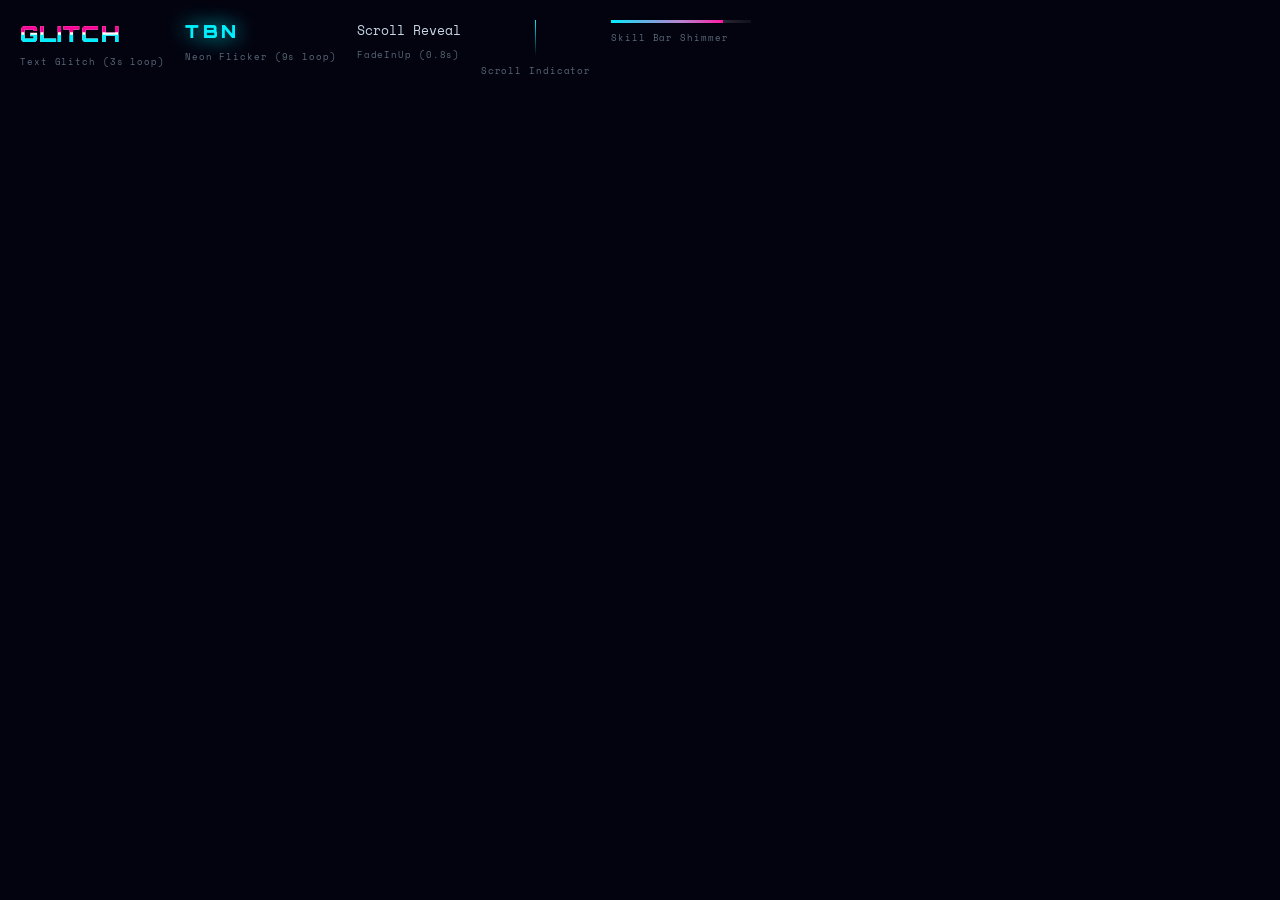
<file: preview/brand-animations.html>
<!DOCTYPE html>
<html lang="en">
<head>
<meta charset="UTF-8">
<link href="https://fonts.googleapis.com/css2?family=Orbitron:wght@900&family=Space+Mono:wght@400&display=swap" rel="stylesheet">
<style>
  * { margin:0; padding:0; box-sizing:border-box; }
  body { background:#03030f; font-family:'Space Mono',monospace; padding:20px; display:flex; gap:20px; align-items:flex-start; flex-wrap:wrap; }
  .item { display:flex; flex-direction:column; gap:8px; }
  .meta { font-size:9px; color:#5a6a7a; letter-spacing:0.1em; }

  /* Glitch */
  .glitch { font-family:'Orbitron',monospace; font-size:22px; font-weight:900; color:#fff; position:relative; display:inline-block; letter-spacing:0.05em; }
  .glitch::before,.glitch::after { content:attr(data-text); position:absolute; inset:0; }
  .glitch::before { color:#ff0099; animation:glitch1 3s infinite; clip-path:polygon(0 0,100% 0,100% 45%,0 45%); }
  .glitch::after { color:#00f0ff; animation:glitch2 3s infinite; clip-path:polygon(0 55%,100% 55%,100% 100%,0 100%); }
  @keyframes glitch1 { 0%,80%,100%{transform:translate(0);opacity:0} 82%{transform:translate(-4px,2px);opacity:0.9} 86%{transform:translate(4px,-2px);opacity:0.7} 90%{transform:translate(0);opacity:0} }
  @keyframes glitch2 { 0%,74%,100%{transform:translate(0);opacity:0} 76%{transform:translate(4px,2px);opacity:0.9} 80%{transform:translate(-3px,-2px);opacity:0.6} 82%{transform:translate(0);opacity:0} }

  /* Flicker */
  .flicker { font-family:'Orbitron',monospace; font-size:18px; font-weight:900; color:#00f0ff; letter-spacing:0.2em; text-shadow:0 0 20px #00f0ff; animation:flicker 9s infinite; }
  @keyframes flicker { 0%,19%,21%,23%,25%,54%,56%,100%{opacity:1} 20%,24%,55%{opacity:0.55} }

  /* Reveal */
  .reveal { font-size:13px; color:#c8d6e5; opacity:0; transform:translateY(16px); animation:fadeInUp 0.8s ease forwards 0.3s; }
  @keyframes fadeInUp { to{opacity:1;transform:translateY(0)} }

  /* Scroll line */
  .scroll-line { width:1px; height:36px; background:linear-gradient(to bottom,#00f0ff,transparent); animation:scrollPulse 2s ease-in-out infinite; }
  @keyframes scrollPulse { 0%,100%{opacity:0.3} 50%{opacity:1} }

  /* Shimmer bar */
  .shimmer-bar { width:140px; height:3px; background:rgba(255,255,255,0.05); position:relative; overflow:hidden; }
  .shimmer-fill { width:80%; height:100%; background:linear-gradient(to right,#00f0ff,#ff0099); }
  .shimmer-bar::after { content:''; position:absolute; inset:0; background:linear-gradient(90deg,transparent,rgba(255,255,255,0.25),transparent); animation:shimmer 2s ease-in-out infinite; }
  @keyframes shimmer { 0%{transform:translateX(-100%)} 100%{transform:translateX(200%)} }
</style>
</head>
<body>
  <div class="item">
    <div class="glitch" data-text="GLITCH">GLITCH</div>
    <div class="meta">Text Glitch (3s loop)</div>
  </div>
  <div class="item">
    <div class="flicker">TBN</div>
    <div class="meta">Neon Flicker (9s loop)</div>
  </div>
  <div class="item">
    <div class="reveal">Scroll Reveal</div>
    <div class="meta">FadeInUp (0.8s)</div>
  </div>
  <div class="item" style="align-items:center;">
    <div class="scroll-line"></div>
    <div class="meta">Scroll Indicator</div>
  </div>
  <div class="item">
    <div class="shimmer-bar"><div class="shimmer-fill"></div></div>
    <div class="meta">Skill Bar Shimmer</div>
  </div>
</body>
</html>
</file>
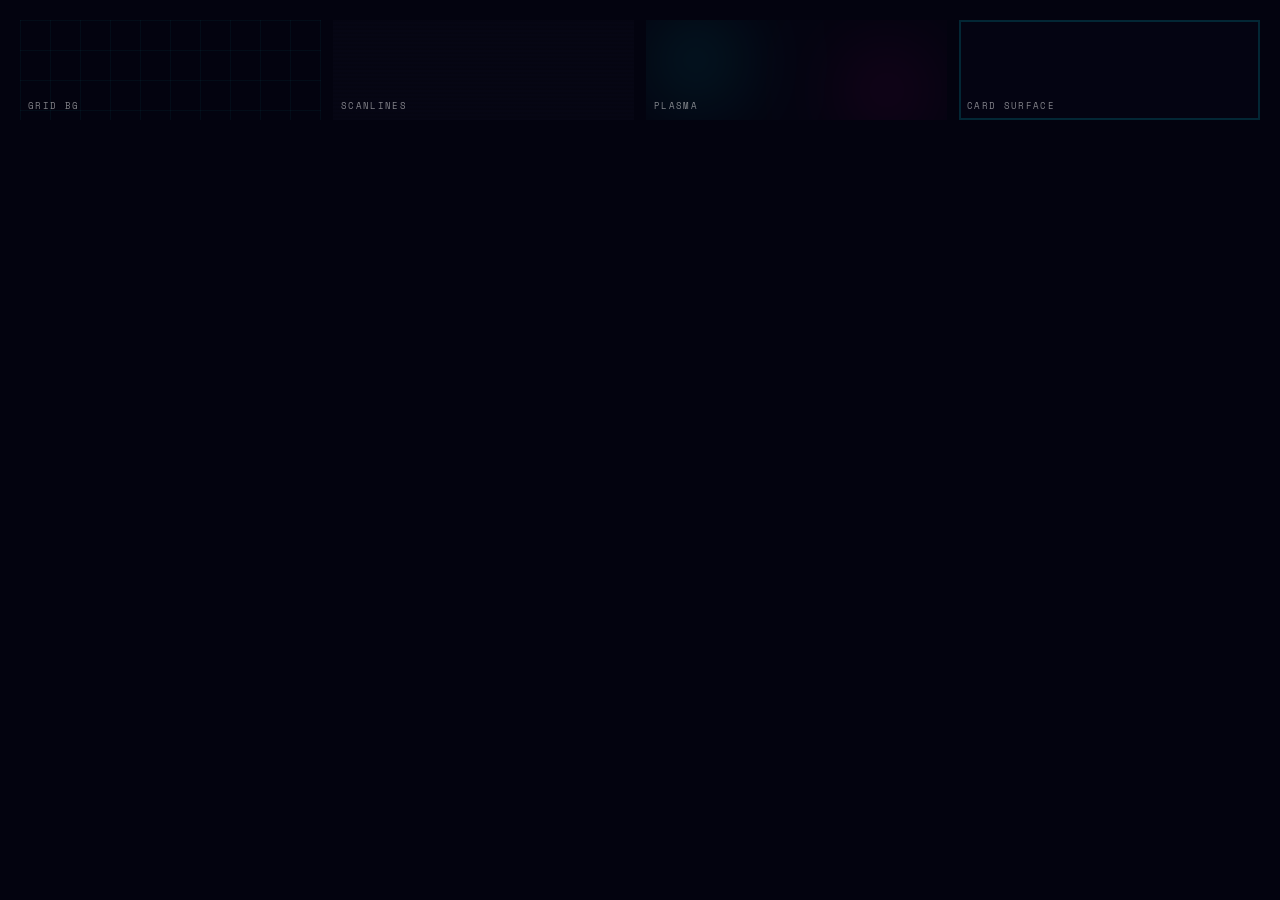
<file: preview/brand-backgrounds.html>
<!DOCTYPE html>
<html lang="en">
<head>
<meta charset="UTF-8">
<link href="https://fonts.googleapis.com/css2?family=Space+Mono:wght@400&display=swap" rel="stylesheet">
<style>
  * { margin:0; padding:0; box-sizing:border-box; }
  body { background:#03030f; font-family:'Space Mono',monospace; padding:20px; display:flex; gap:12px; }
  .panel { flex:1; height:100px; position:relative; overflow:hidden; display:flex; align-items:flex-end; padding:8px; }
  .panel-label { font-size:9px; letter-spacing:0.15em; color:rgba(255,255,255,0.5); text-transform:uppercase; position:relative; z-index:2; }

  .grid-bg {
    position:absolute; inset:0;
    background-image:
      linear-gradient(rgba(0,240,255,0.04) 1px, transparent 1px),
      linear-gradient(90deg, rgba(0,240,255,0.04) 1px, transparent 1px);
    background-size:30px 30px;
    animation:gridPulse 6s ease-in-out infinite;
  }
  @keyframes gridPulse { 0%,100%{opacity:0.4} 50%{opacity:0.9} }

  .scan-bg {
    position:absolute; inset:0; background:#060614;
    background-image:repeating-linear-gradient(0deg,transparent,transparent 2px,rgba(0,0,0,0.12) 2px,rgba(0,0,0,0.12) 4px);
    animation:scanMove 8s linear infinite;
  }
  @keyframes scanMove { 0%{background-position:0 0} 100%{background-position:0 80px} }

  .plasma-bg {
    position:absolute; inset:0; background:#03030f;
    overflow:hidden;
  }
  .blob {
    position:absolute; border-radius:50%; filter:blur(40px); mix-blend-mode:screen; opacity:0.2;
  }
  .blob1 { width:120px; height:120px; background:radial-gradient(circle,#00f0ff,transparent 70%); top:-20px; left:-10px; animation:b1 8s ease-in-out infinite; }
  .blob2 { width:100px; height:100px; background:radial-gradient(circle,#ff0099,transparent 70%); bottom:-20px; right:10px; animation:b2 10s ease-in-out infinite; }
  @keyframes b1 { 0%,100%{transform:translate(0,0)} 50%{transform:translate(60px,30px)} }
  @keyframes b2 { 0%,100%{transform:translate(0,0)} 50%{transform:translate(-40px,-20px)} }

  .card-bg { background:rgba(6,6,20,0.7); border:2px solid rgba(0,240,255,0.15); backdrop-filter:blur(10px); position:absolute; inset:0; }
</style>
</head>
<body>
  <div class="panel">
    <div class="grid-bg"></div>
    <span class="panel-label">Grid BG</span>
  </div>
  <div class="panel">
    <div class="scan-bg"></div>
    <span class="panel-label">Scanlines</span>
  </div>
  <div class="panel">
    <div class="plasma-bg">
      <div class="blob blob1"></div>
      <div class="blob blob2"></div>
    </div>
    <span class="panel-label" style="z-index:2;position:relative;">Plasma</span>
  </div>
  <div class="panel">
    <div class="card-bg"></div>
    <span class="panel-label" style="z-index:2;position:relative;">Card Surface</span>
  </div>
</body>
</html>
</file>
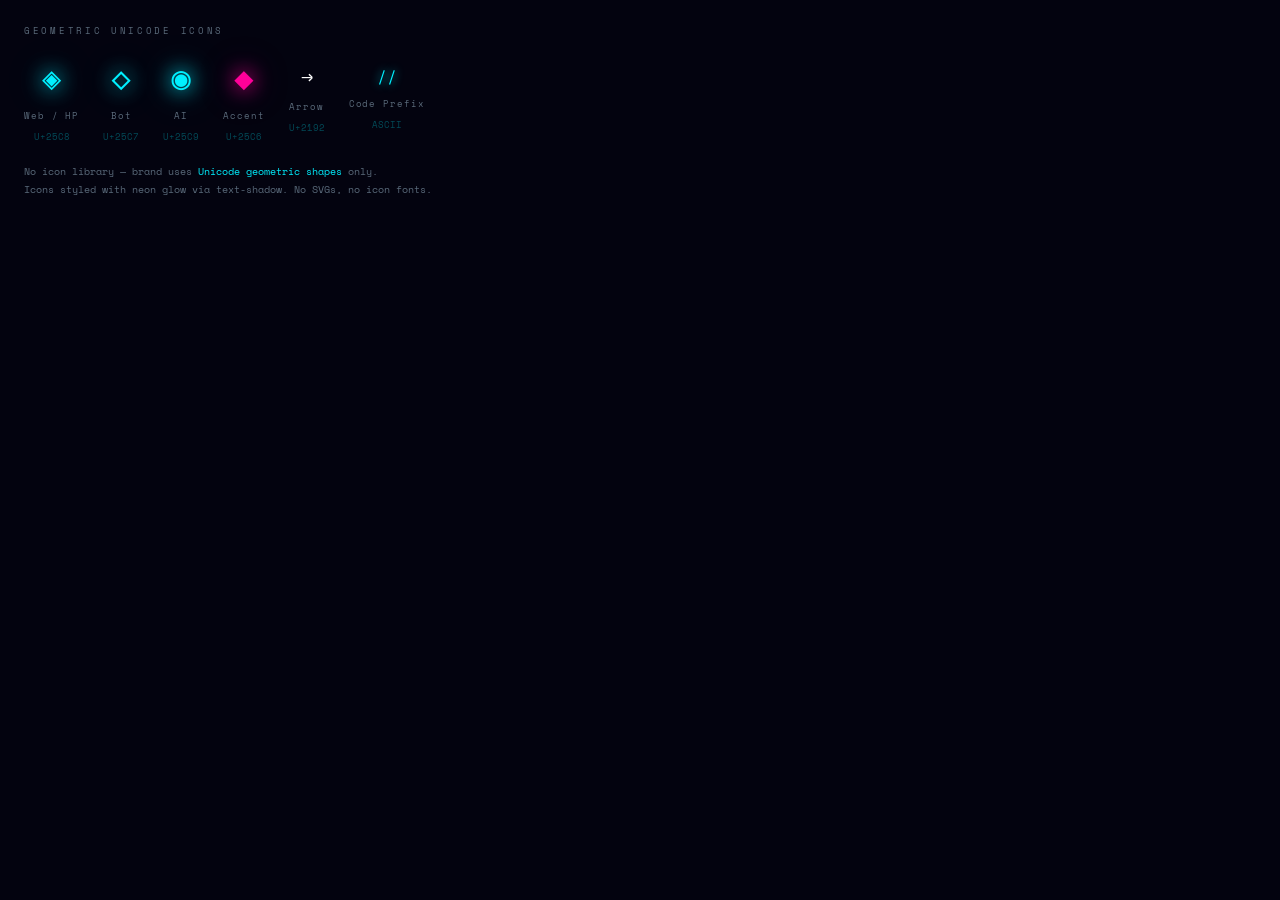
<file: preview/brand-icons.html>
<!DOCTYPE html>
<html lang="en">
<head>
<meta charset="UTF-8">
<link href="https://fonts.googleapis.com/css2?family=Orbitron:wght@700&family=Space+Mono:wght@400&display=swap" rel="stylesheet">
<style>
  * { margin:0; padding:0; box-sizing:border-box; }
  body { background:#03030f; font-family:'Space Mono',monospace; padding:24px; }
  .label { font-size:9px; letter-spacing:0.3em; color:#5a6a7a; text-transform:uppercase; margin-bottom:16px; }
  .icons { display:flex; gap:24px; align-items:center; }
  .icon-item { display:flex; flex-direction:column; align-items:center; gap:8px; }
  .icon { font-size:32px; color:#00f0ff; text-shadow:0 0 20px #00f0ff, 0 0 40px rgba(0,240,255,0.4); animation:pulse 3s ease-in-out infinite; }
  .icon.pink { color:#ff0099; text-shadow:0 0 20px #ff0099, 0 0 40px rgba(255,0,153,0.4); }
  .icon-name { font-size:9px; color:#5a6a7a; letter-spacing:0.1em; }
  .icon-unicode { font-size:9px; color:rgba(0,240,255,0.3); }
  @keyframes pulse {
    0%,100%{text-shadow:0 0 20px #00f0ff, 0 0 40px rgba(0,240,255,0.4)}
    50%{text-shadow:0 0 35px #00f0ff, 0 0 70px rgba(0,240,255,0.6)}
  }
  .note { margin-top:20px; font-size:10px; color:#5a6a7a; line-height:1.8; }
  .note span { color:#00f0ff; }
</style>
</head>
<body>
  <div class="label">Geometric Unicode Icons</div>
  <div class="icons">
    <div class="icon-item">
      <span class="icon">◈</span>
      <span class="icon-name">Web / HP</span>
      <span class="icon-unicode">U+25C8</span>
    </div>
    <div class="icon-item">
      <span class="icon">◇</span>
      <span class="icon-name">Bot</span>
      <span class="icon-unicode">U+25C7</span>
    </div>
    <div class="icon-item">
      <span class="icon">◉</span>
      <span class="icon-name">AI</span>
      <span class="icon-unicode">U+25C9</span>
    </div>
    <div class="icon-item">
      <span class="icon pink">◆</span>
      <span class="icon-name">Accent</span>
      <span class="icon-unicode">U+25C6</span>
    </div>
    <div class="icon-item">
      <span class="icon" style="font-size:20px;color:#fff;text-shadow:none;">→</span>
      <span class="icon-name">Arrow</span>
      <span class="icon-unicode">U+2192</span>
    </div>
    <div class="icon-item">
      <span class="icon" style="font-size:16px;color:#00f0ff;text-shadow:0 0 10px #00f0ff;">// </span>
      <span class="icon-name">Code Prefix</span>
      <span class="icon-unicode">ASCII</span>
    </div>
  </div>
  <p class="note">
    No icon library — brand uses <span>Unicode geometric shapes</span> only.<br>
    Icons styled with neon glow via text-shadow. No SVGs, no icon fonts.
  </p>
</body>
</html>
</file>
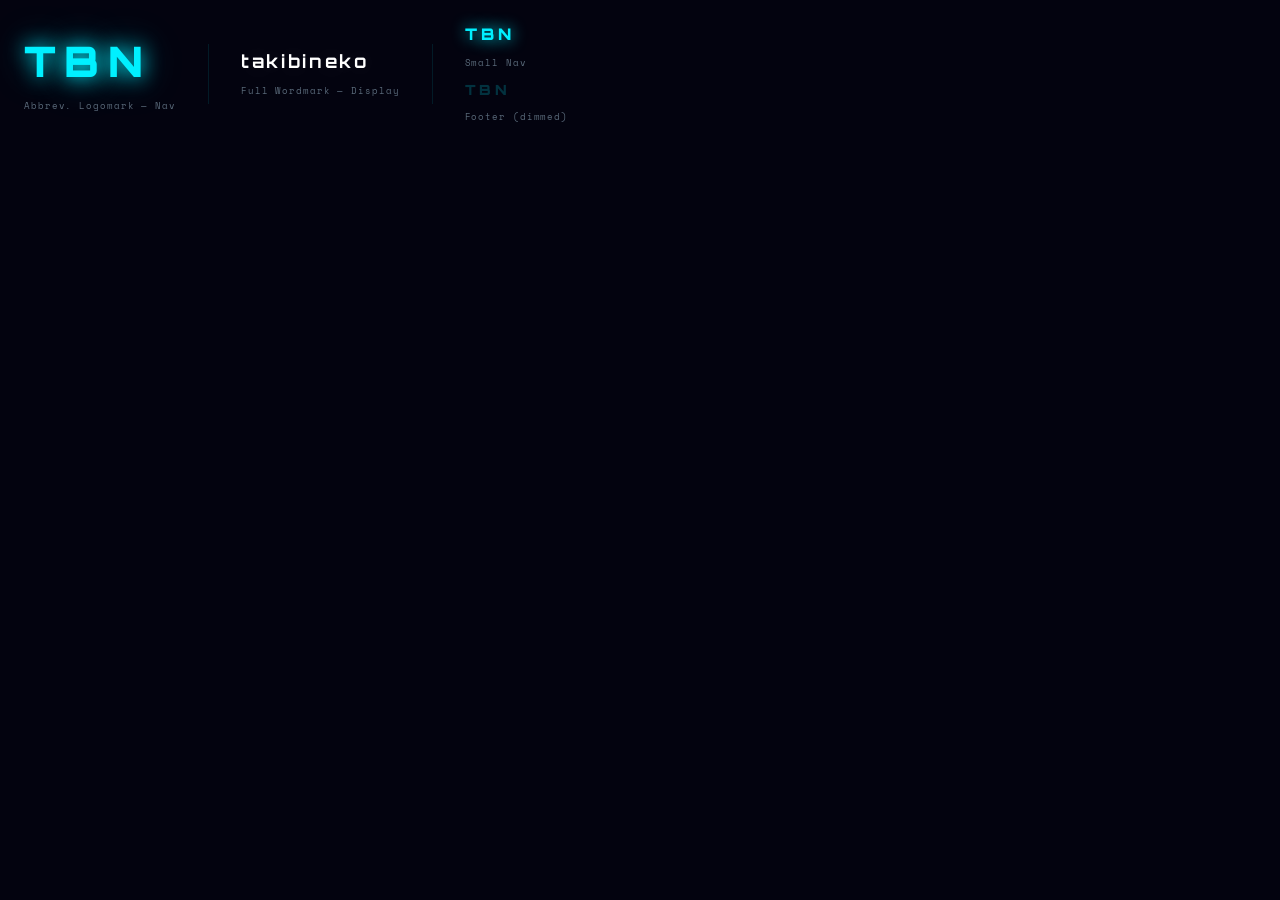
<file: preview/brand-logo.html>
<!DOCTYPE html>
<html lang="en">
<head>
<meta charset="UTF-8">
<link href="https://fonts.googleapis.com/css2?family=Orbitron:wght@600;900&display=swap" rel="stylesheet">
<style>
  * { margin:0; padding:0; box-sizing:border-box; }
  body { background:#03030f; padding:24px; display:flex; gap:32px; align-items:center; }
  .logo-lg {
    font-family:'Orbitron',monospace; font-weight:900; font-size:42px; color:#00f0ff;
    letter-spacing:0.2em;
    text-shadow:0 0 20px #00f0ff, 0 0 40px rgba(0,240,255,0.4);
    animation:flicker 9s infinite;
  }
  .logo-sm {
    font-family:'Orbitron',monospace; font-weight:900; font-size:16px; color:#00f0ff;
    letter-spacing:0.25em;
    text-shadow:0 0 15px #00f0ff;
  }
  .logo-footer {
    font-family:'Orbitron',monospace; font-weight:900; font-size:14px;
    color:rgba(0,240,255,0.2); letter-spacing:0.25em;
  }
  .wordmark {
    font-family:'Orbitron',monospace; font-weight:700; font-size:18px; color:#fff;
    letter-spacing:0.15em;
    text-shadow:0 0 30px rgba(255,255,255,0.2);
  }
  @keyframes flicker {
    0%,19%,21%,23%,25%,54%,56%,100%{opacity:1}
    20%,24%,55%{opacity:0.65}
  }
  .divider { width:1px; height:60px; background:rgba(0,240,255,0.1); }
  .col { display:flex; flex-direction:column; gap:12px; }
  .meta { font-family:'Space Mono',monospace; font-size:9px; color:#5a6a7a; letter-spacing:0.1em; }
</style>
<link href="https://fonts.googleapis.com/css2?family=Space+Mono:wght@400&display=swap" rel="stylesheet">
</head>
<body>
  <div class="col">
    <div class="logo-lg">TBN</div>
    <div class="meta">Abbrev. Logomark — Nav</div>
  </div>
  <div class="divider"></div>
  <div class="col">
    <div class="wordmark">takibineko</div>
    <div class="meta">Full Wordmark — Display</div>
  </div>
  <div class="divider"></div>
  <div class="col">
    <div class="logo-sm">TBN</div>
    <div class="meta">Small Nav</div>
    <div class="logo-footer">TBN</div>
    <div class="meta">Footer (dimmed)</div>
  </div>
</body>
</html>
</file>
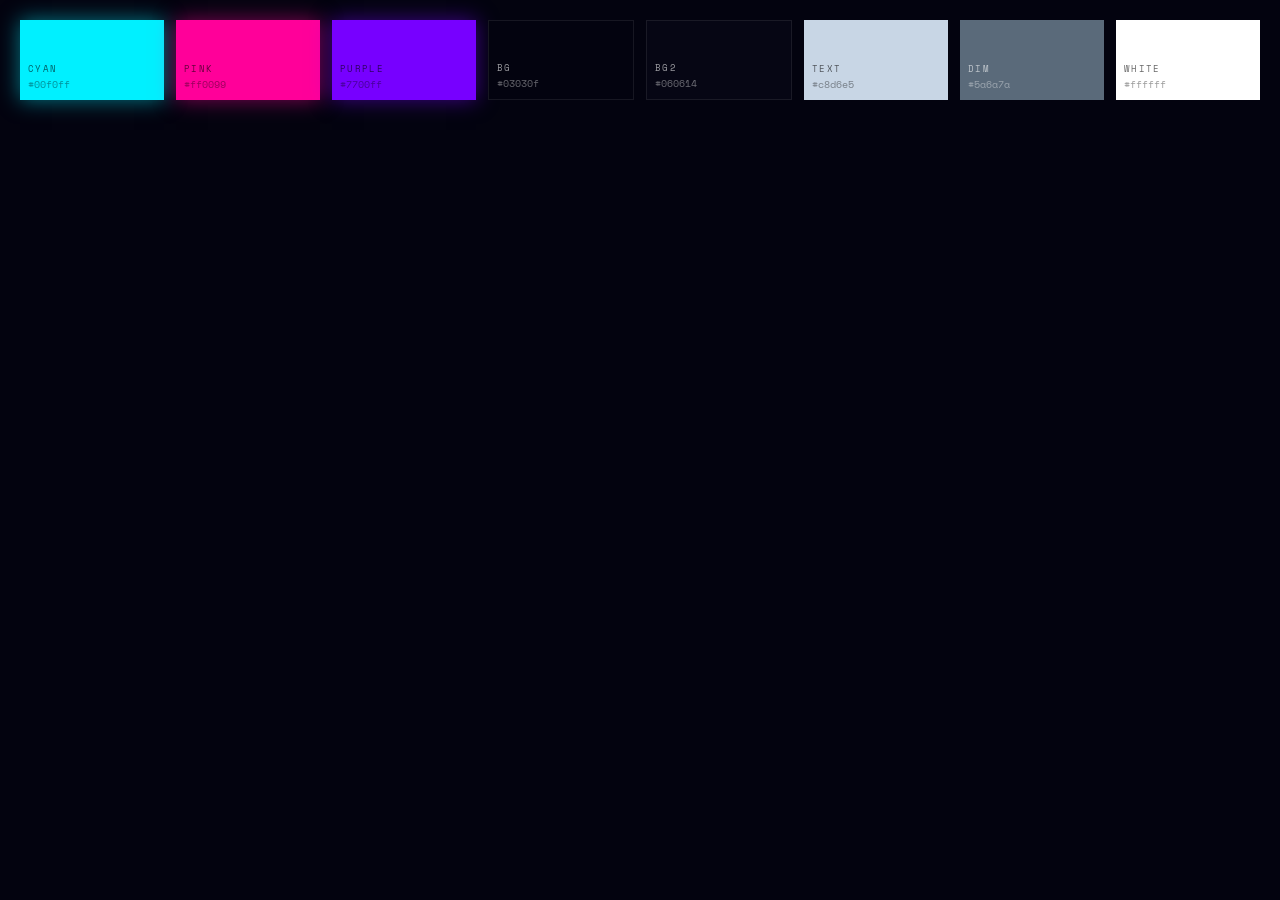
<file: preview/colors-brand-palette.html>
<!DOCTYPE html>
<html lang="en">
<head>
<meta charset="UTF-8">
<link href="https://fonts.googleapis.com/css2?family=Space+Mono:wght@400;700&display=swap" rel="stylesheet">
<style>
  * { margin:0; padding:0; box-sizing:border-box; }
  body { background:#03030f; font-family:'Space Mono',monospace; padding:20px; }
  .row { display:flex; gap:12px; }
  .swatch { flex:1; height:80px; display:flex; flex-direction:column; justify-content:flex-end; padding:8px; position:relative; }
  .swatch-label { font-size:9px; letter-spacing:0.15em; text-transform:uppercase; color:rgba(255,255,255,0.6); }
  .swatch-val { font-size:10px; color:rgba(255,255,255,0.4); margin-top:2px; }
  .swatch.cyan { background:#00f0ff; box-shadow:0 0 20px rgba(0,240,255,0.5); }
  .swatch.pink { background:#ff0099; box-shadow:0 0 20px rgba(255,0,153,0.5); }
  .swatch.purple { background:#7700ff; box-shadow:0 0 20px rgba(119,0,255,0.5); }
  .swatch.bg { background:#03030f; border:1px solid rgba(255,255,255,0.08); }
  .swatch.bg2 { background:#060614; border:1px solid rgba(255,255,255,0.08); }
  .swatch.text { background:#c8d6e5; }
  .swatch.text-dim { background:#5a6a7a; }
  .swatch.white { background:#ffffff; }
  .swatch.cyan .swatch-label, .swatch.pink .swatch-label, .swatch.purple .swatch-label { color:rgba(0,0,0,0.6); }
  .swatch.text .swatch-label, .swatch.white .swatch-label { color:rgba(0,0,0,0.6); }
  .swatch.cyan .swatch-val, .swatch.pink .swatch-val, .swatch.purple .swatch-val { color:rgba(0,0,0,0.4); }
  .swatch.text .swatch-val, .swatch.white .swatch-val { color:rgba(0,0,0,0.4); }
</style>
</head>
<body>
<div class="row">
  <div class="swatch cyan"><span class="swatch-label">Cyan</span><span class="swatch-val">#00f0ff</span></div>
  <div class="swatch pink"><span class="swatch-label">Pink</span><span class="swatch-val">#ff0099</span></div>
  <div class="swatch purple"><span class="swatch-label">Purple</span><span class="swatch-val">#7700ff</span></div>
  <div class="swatch bg"><span class="swatch-label">BG</span><span class="swatch-val">#03030f</span></div>
  <div class="swatch bg2"><span class="swatch-label">BG2</span><span class="swatch-val">#060614</span></div>
  <div class="swatch text"><span class="swatch-label">Text</span><span class="swatch-val">#c8d6e5</span></div>
  <div class="swatch text-dim"><span class="swatch-label">Dim</span><span class="swatch-val">#5a6a7a</span></div>
  <div class="swatch white"><span class="swatch-label">White</span><span class="swatch-val">#ffffff</span></div>
</div>
</body>
</html>
</file>
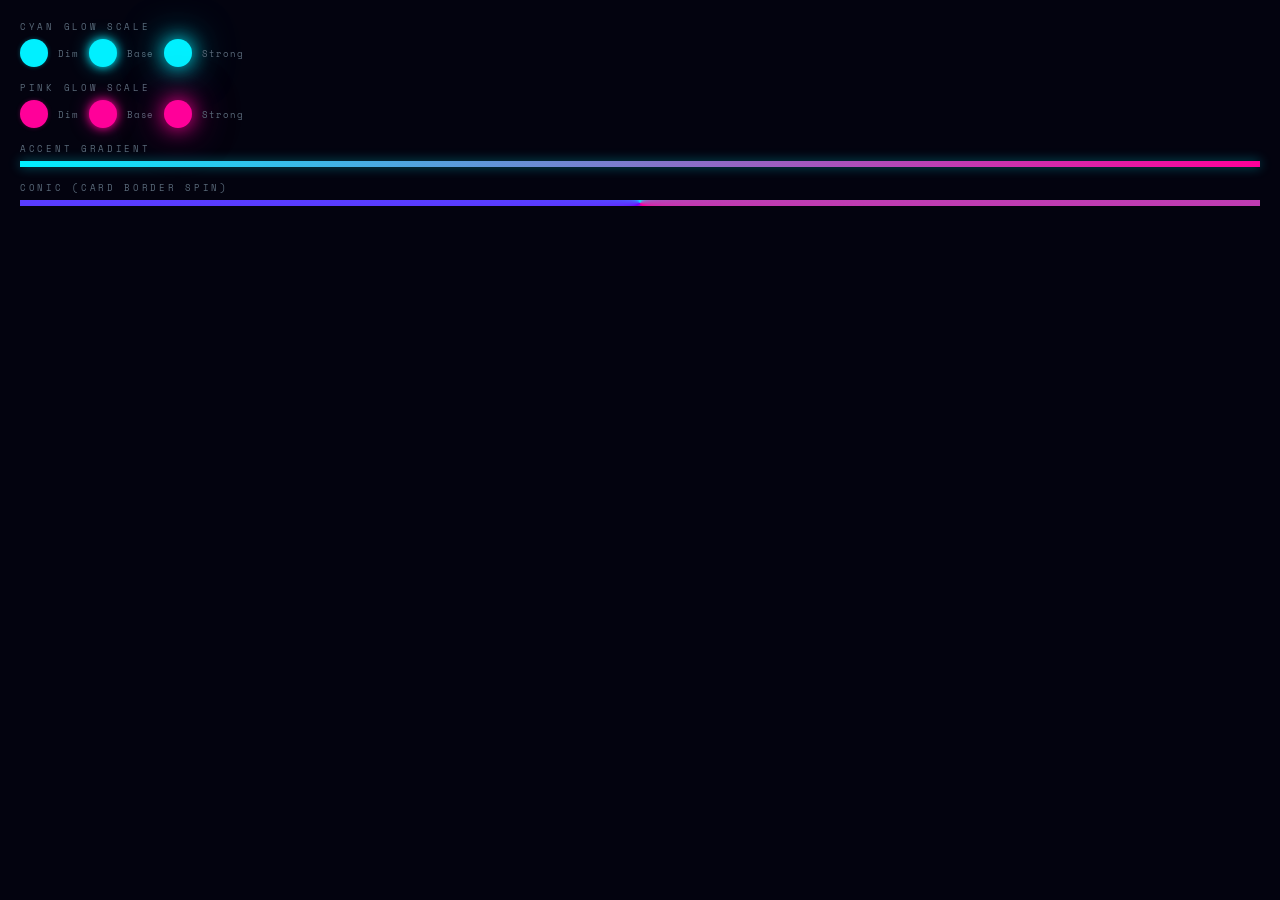
<file: preview/colors-glow-scales.html>
<!DOCTYPE html>
<html lang="en">
<head>
<meta charset="UTF-8">
<link href="https://fonts.googleapis.com/css2?family=Space+Mono:wght@400&display=swap" rel="stylesheet">
<style>
  * { margin:0; padding:0; box-sizing:border-box; }
  body { background:#03030f; font-family:'Space Mono',monospace; padding:20px; display:flex; flex-direction:column; gap:14px; }
  .label { font-size:9px; letter-spacing:0.3em; text-transform:uppercase; color:#5a6a7a; margin-bottom:6px; }
  .glow-row { display:flex; gap:10px; align-items:center; }
  .dot { width:28px; height:28px; border-radius:50%; }
  .c1 { background:#00f0ff; box-shadow:0 0 4px rgba(0,240,255,0.3); }
  .c2 { background:#00f0ff; box-shadow:0 0 10px #00f0ff, 0 0 20px rgba(0,240,255,0.4); }
  .c3 { background:#00f0ff; box-shadow:0 0 20px #00f0ff, 0 0 40px rgba(0,240,255,0.5), 0 0 80px rgba(0,240,255,0.2); }
  .p1 { background:#ff0099; box-shadow:0 0 4px rgba(255,0,153,0.3); }
  .p2 { background:#ff0099; box-shadow:0 0 10px #ff0099, 0 0 20px rgba(255,0,153,0.4); }
  .p3 { background:#ff0099; box-shadow:0 0 20px #ff0099, 0 0 40px rgba(255,0,153,0.5), 0 0 80px rgba(255,0,153,0.2); }
  .step-label { font-size:9px; color:#5a6a7a; letter-spacing:0.1em; }
  .grad-bar { height:6px; border-radius:0; background:linear-gradient(to right, #00f0ff, #ff0099); box-shadow:0 0 12px rgba(0,240,255,0.4); }
  .conic-bar { height:6px; background:conic-gradient(from 0deg, #00f0ff, #ff0099, #7700ff, #00f0ff); }
</style>
</head>
<body>
  <div>
    <div class="label">Cyan Glow Scale</div>
    <div class="glow-row">
      <div class="dot c1"></div><span class="step-label">Dim</span>
      <div class="dot c2"></div><span class="step-label">Base</span>
      <div class="dot c3"></div><span class="step-label">Strong</span>
    </div>
  </div>
  <div>
    <div class="label">Pink Glow Scale</div>
    <div class="glow-row">
      <div class="dot p1"></div><span class="step-label">Dim</span>
      <div class="dot p2"></div><span class="step-label">Base</span>
      <div class="dot p3"></div><span class="step-label">Strong</span>
    </div>
  </div>
  <div>
    <div class="label">Accent Gradient</div>
    <div class="grad-bar"></div>
  </div>
  <div>
    <div class="label">Conic (Card Border Spin)</div>
    <div class="conic-bar"></div>
  </div>
</body>
</html>
</file>
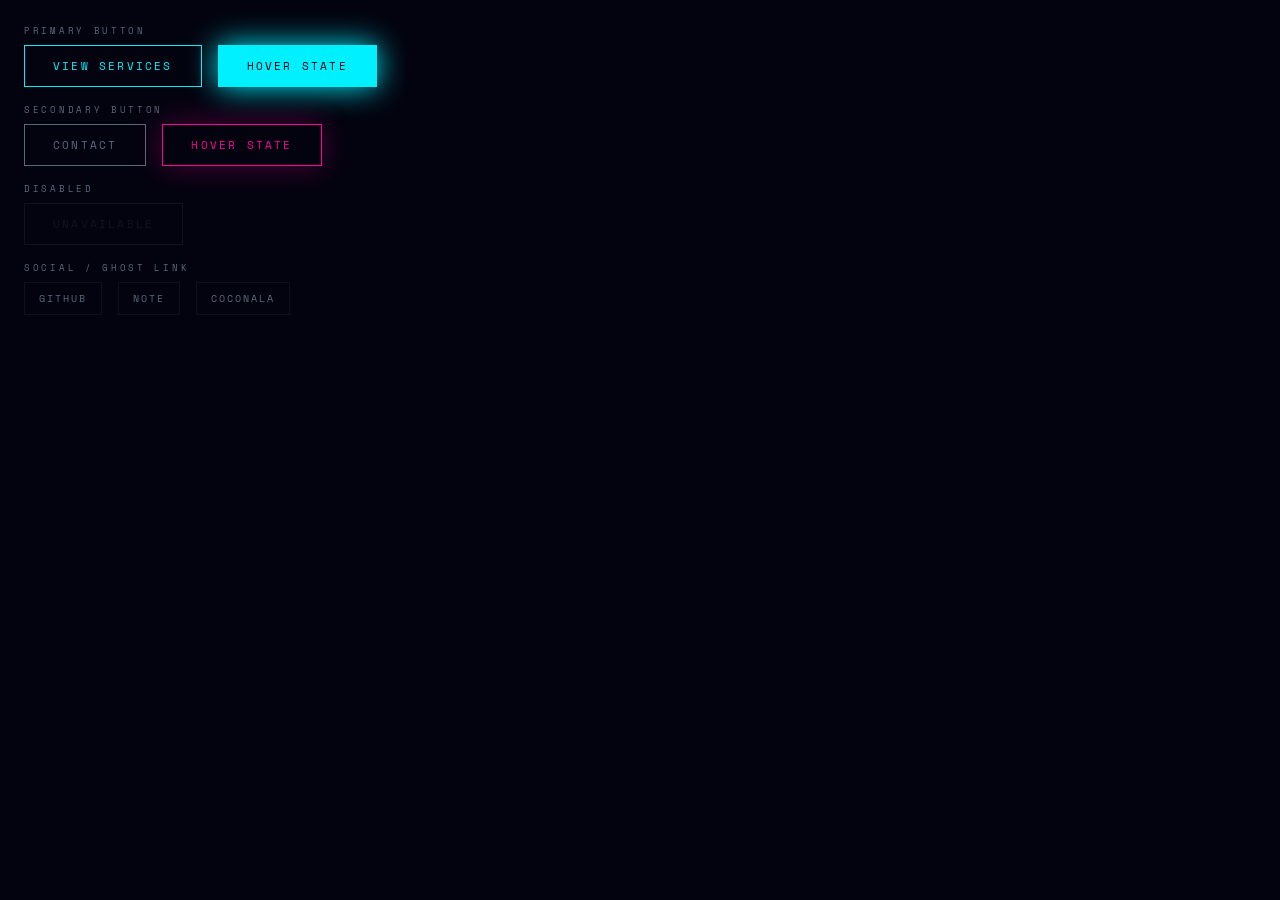
<file: preview/components-buttons.html>
<!DOCTYPE html>
<html lang="en">
<head>
<meta charset="UTF-8">
<link href="https://fonts.googleapis.com/css2?family=Space+Mono:wght@400;700&display=swap" rel="stylesheet">
<style>
  * { margin:0; padding:0; box-sizing:border-box; }
  body { background:#03030f; font-family:'Space Mono',monospace; padding:24px; display:flex; flex-direction:column; gap:16px; }
  .row { display:flex; gap:16px; align-items:center; flex-wrap:wrap; }
  .label { font-size:9px; letter-spacing:0.3em; color:#5a6a7a; text-transform:uppercase; margin-bottom:8px; }

  .btn-primary {
    padding:12px 28px; background:transparent; border:1px solid #00f0ff; color:#00f0ff;
    font-family:'Space Mono',monospace; font-size:11px; letter-spacing:0.2em; text-transform:uppercase;
    cursor:pointer; position:relative; overflow:hidden; transition:color 0.3s, box-shadow 0.3s;
  }
  .btn-primary:hover { color:#03030f; box-shadow:0 0 30px #00f0ff, 0 0 60px rgba(0,240,255,0.3); background:#00f0ff; }
  .btn-primary.active-state { color:#03030f; background:#00f0ff; box-shadow:0 0 30px #00f0ff; }

  .btn-secondary {
    padding:12px 28px; background:transparent; border:1px solid #5a6a7a; color:#5a6a7a;
    font-family:'Space Mono',monospace; font-size:11px; letter-spacing:0.2em; text-transform:uppercase;
    cursor:pointer; transition:border-color 0.3s, color 0.3s, box-shadow 0.3s;
  }
  .btn-secondary:hover { border-color:#ff0099; color:#ff0099; box-shadow:0 0 30px rgba(255,0,153,0.3); }
  .btn-secondary.active-state { border-color:#ff0099; color:#ff0099; box-shadow:0 0 30px rgba(255,0,153,0.3); }

  .btn-disabled {
    padding:12px 28px; background:transparent; border:1px solid rgba(90,106,122,0.3); color:rgba(90,106,122,0.3);
    font-family:'Space Mono',monospace; font-size:11px; letter-spacing:0.2em; text-transform:uppercase;
    cursor:not-allowed; opacity:0.5;
  }

  .social-link {
    font-size:10px; letter-spacing:0.2em; color:#5a6a7a; text-decoration:none;
    text-transform:uppercase; padding:8px 14px; border:1px solid rgba(255,255,255,0.05);
    transition:color 0.3s, border-color 0.3s;
    cursor:pointer;
  }
  .social-link:hover { color:#ff0099; border-color:rgba(255,0,153,0.3); }
</style>
</head>
<body>
  <div>
    <div class="label">Primary Button</div>
    <div class="row">
      <button class="btn-primary">View Services</button>
      <button class="btn-primary active-state">Hover State</button>
    </div>
  </div>
  <div>
    <div class="label">Secondary Button</div>
    <div class="row">
      <button class="btn-secondary">Contact</button>
      <button class="btn-secondary active-state">Hover State</button>
    </div>
  </div>
  <div>
    <div class="label">Disabled</div>
    <div class="row">
      <button class="btn-disabled">Unavailable</button>
    </div>
  </div>
  <div>
    <div class="label">Social / Ghost Link</div>
    <div class="row">
      <span class="social-link">GitHub</span>
      <span class="social-link">Note</span>
      <span class="social-link">Coconala</span>
    </div>
  </div>
</body>
</html>
</file>
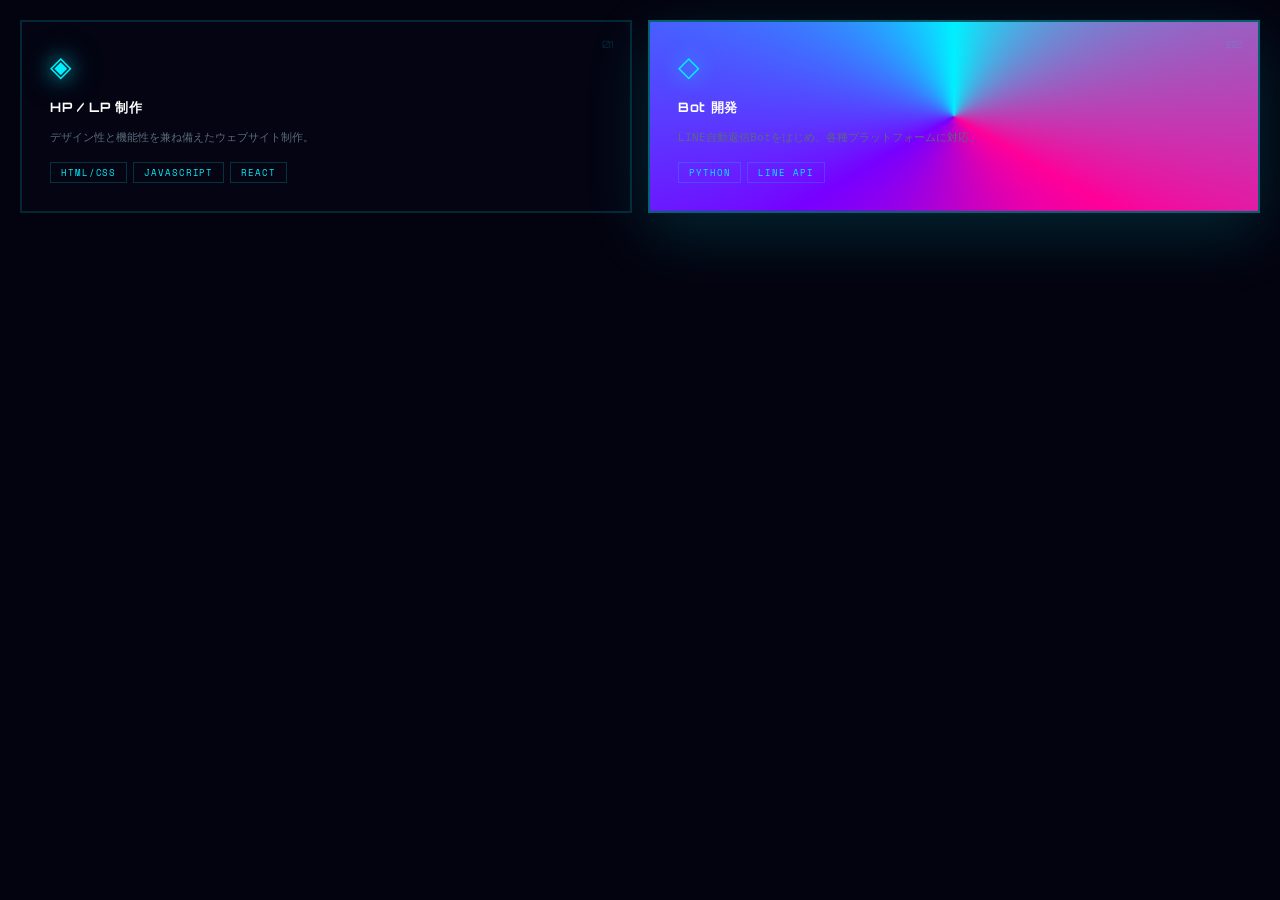
<file: preview/components-service-card.html>
<!DOCTYPE html>
<html lang="en">
<head>
<meta charset="UTF-8">
<link href="https://fonts.googleapis.com/css2?family=Orbitron:wght@700&family=Space+Mono:wght@400&display=swap" rel="stylesheet">
<style>
  * { margin:0; padding:0; box-sizing:border-box; }
  body { background:#03030f; padding:20px; display:flex; gap:16px; }

  @property --ba { syntax:'<angle>'; initial-value:0deg; inherits:false; }
  @keyframes borderSpin { to { --ba:360deg; } }

  .card {
    flex:1; padding:28px; position:relative; overflow:hidden;
    background:rgba(6,6,20,0.7); border:2px solid rgba(0,240,255,0.15);
    backdrop-filter:blur(10px); min-width:0;
  }
  .card:hover { box-shadow:0 20px 60px rgba(0,240,255,0.15), 0 0 40px rgba(0,240,255,0.08); }
  .card:hover .card-border { opacity:1; }

  .card-border {
    position:absolute; inset:-2px; pointer-events:none; z-index:0; opacity:0; transition:opacity 0.4s;
    border:2px solid transparent;
    background:
      linear-gradient(rgba(6,6,20,0),rgba(6,6,20,0)) padding-box,
      conic-gradient(from var(--ba,0deg), #00f0ff, #ff0099, #7700ff, #00f0ff) border-box;
    animation:borderSpin 3s linear infinite;
  }
  .num { position:absolute; top:16px; right:16px; font-family:'Orbitron',monospace; font-size:10px; color:rgba(0,240,255,0.15); z-index:2; }
  .icon { font-size:28px; margin-bottom:16px; color:#00f0ff; text-shadow:0 0 20px #00f0ff, 0 0 40px rgba(0,240,255,0.4); display:block; z-index:2; position:relative; }
  .title { font-family:'Orbitron',monospace; font-size:13px; font-weight:700; color:#fff; margin-bottom:10px; letter-spacing:0.05em; z-index:2; position:relative; }
  .desc { font-family:'Space Mono',monospace; font-size:11px; line-height:1.9; color:#5a6a7a; z-index:2; position:relative; }
  .tags { display:flex; flex-wrap:wrap; gap:6px; margin-top:14px; z-index:2; position:relative; }
  .tag { padding:3px 10px; border:1px solid rgba(0,240,255,0.2); font-family:'Space Mono',monospace; font-size:9px; letter-spacing:0.1em; color:#00f0ff; text-transform:uppercase; }
</style>
</head>
<body>
  <div class="card">
    <div class="card-border"></div>
    <span class="num">01</span>
    <span class="icon">◈</span>
    <div class="title">HP / LP 制作</div>
    <div class="desc">デザイン性と機能性を兼ね備えたウェブサイト制作。</div>
    <div class="tags">
      <span class="tag">HTML/CSS</span>
      <span class="tag">JavaScript</span>
      <span class="tag">React</span>
    </div>
  </div>
  <div class="card" style="border-color:rgba(0,240,255,0.4);box-shadow:0 20px 60px rgba(0,240,255,0.15);">
    <div class="card-border" style="opacity:1;"></div>
    <span class="num">02</span>
    <span class="icon">◇</span>
    <div class="title">Bot 開発</div>
    <div class="desc">LINE自動返信Botをはじめ、各種プラットフォームに対応。</div>
    <div class="tags">
      <span class="tag">Python</span>
      <span class="tag">LINE API</span>
    </div>
  </div>
</body>
</html>
</file>
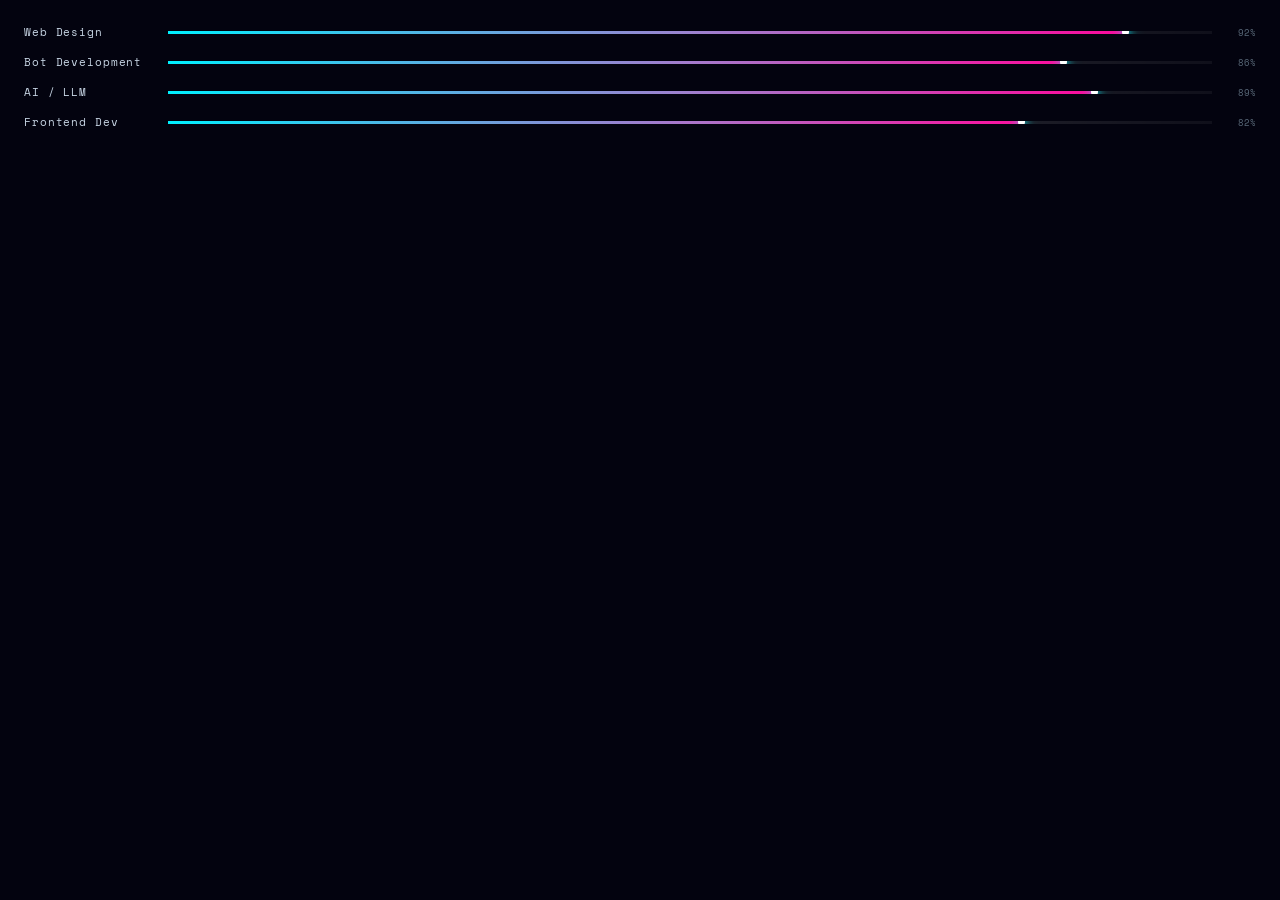
<file: preview/components-skill-bar.html>
<!DOCTYPE html>
<html lang="en">
<head>
<meta charset="UTF-8">
<link href="https://fonts.googleapis.com/css2?family=Space+Mono:wght@400&display=swap" rel="stylesheet">
<style>
  * { margin:0; padding:0; box-sizing:border-box; }
  body { background:#03030f; font-family:'Space Mono',monospace; padding:24px; display:flex; flex-direction:column; gap:14px; }
  .skill { display:flex; align-items:center; gap:14px; }
  .skill-name { font-size:11px; letter-spacing:0.08em; color:#c8d6e5; width:130px; flex-shrink:0; }
  .skill-bar { flex:1; height:3px; background:rgba(255,255,255,0.05); position:relative; overflow:hidden; }
  .skill-fill {
    height:100%; background:linear-gradient(to right,#00f0ff,#ff0099);
    box-shadow:0 0 10px #00f0ff, 0 0 20px rgba(0,240,255,0.4); position:relative;
  }
  .skill-fill::after {
    content:''; position:absolute; right:-1px; top:50%; transform:translateY(-50%);
    width:7px; height:7px; background:#fff; border-radius:50%;
    box-shadow:0 0 8px #00f0ff, 0 0 16px #00f0ff;
  }
  .skill-bar::after {
    content:''; position:absolute; inset:0;
    background:linear-gradient(90deg,transparent,rgba(255,255,255,0.15),transparent);
    animation:shimmer 2.5s ease-in-out infinite;
  }
  @keyframes shimmer { 0%{transform:translateX(-100%)} 100%{transform:translateX(200%)} }
  .pct { font-size:9px; color:#5a6a7a; width:30px; text-align:right; }
</style>
</head>
<body>
  <div class="skill">
    <span class="skill-name">Web Design</span>
    <div class="skill-bar"><div class="skill-fill" style="width:92%"></div></div>
    <span class="pct">92%</span>
  </div>
  <div class="skill">
    <span class="skill-name">Bot Development</span>
    <div class="skill-bar"><div class="skill-fill" style="width:86%"></div></div>
    <span class="pct">86%</span>
  </div>
  <div class="skill">
    <span class="skill-name">AI / LLM</span>
    <div class="skill-bar"><div class="skill-fill" style="width:89%"></div></div>
    <span class="pct">89%</span>
  </div>
  <div class="skill">
    <span class="skill-name">Frontend Dev</span>
    <div class="skill-bar"><div class="skill-fill" style="width:82%"></div></div>
    <span class="pct">82%</span>
  </div>
</body>
</html>
</file>
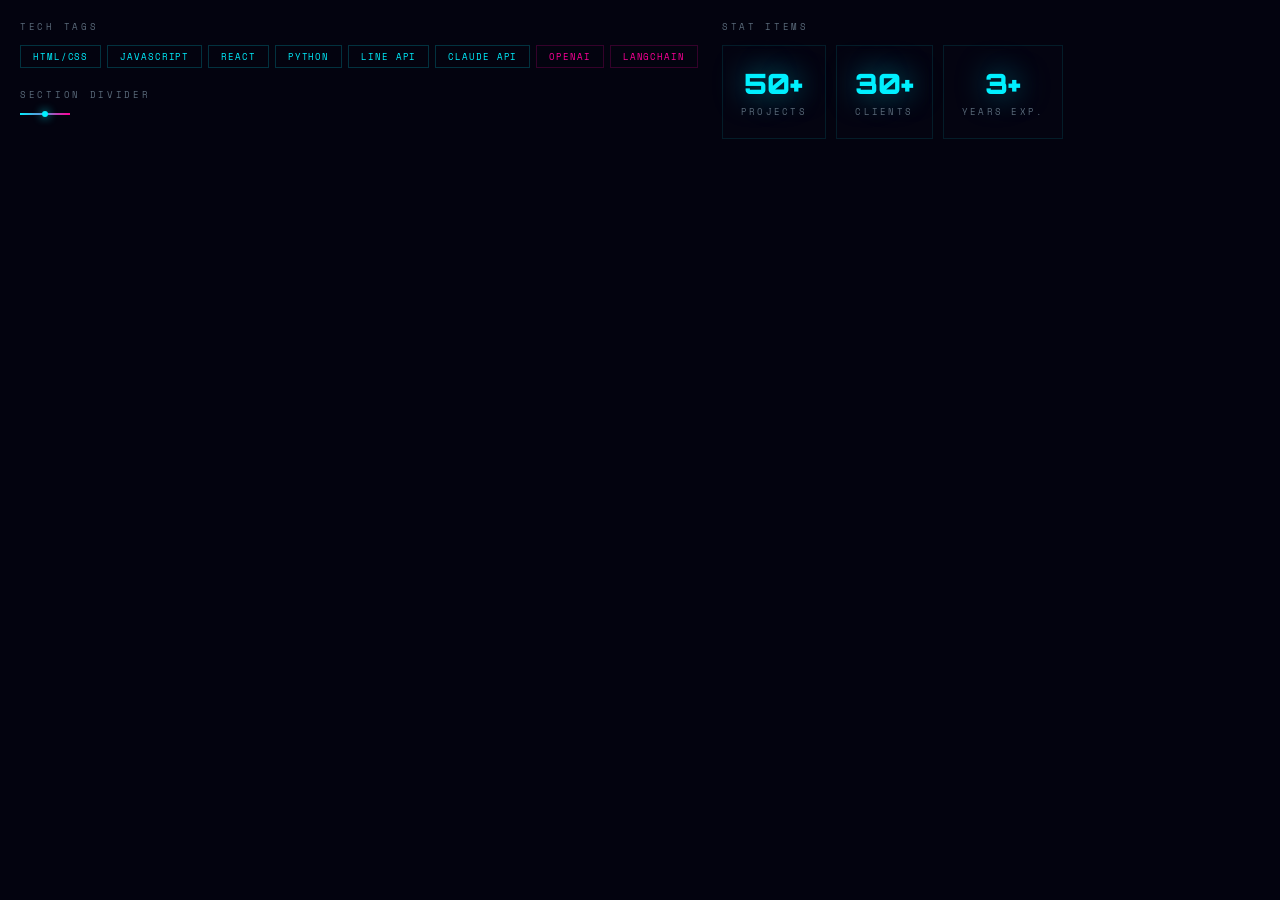
<file: preview/components-tags-stats.html>
<!DOCTYPE html>
<html lang="en">
<head>
<meta charset="UTF-8">
<link href="https://fonts.googleapis.com/css2?family=Orbitron:wght@900&family=Space+Mono:wght@400&display=swap" rel="stylesheet">
<style>
  * { margin:0; padding:0; box-sizing:border-box; }
  body { background:#03030f; font-family:'Space Mono',monospace; padding:20px; display:flex; gap:24px; align-items:flex-start; }
  .col { display:flex; flex-direction:column; gap:12px; }
  .label { font-size:9px; letter-spacing:0.3em; color:#5a6a7a; text-transform:uppercase; }

  .tags { display:flex; flex-wrap:wrap; gap:6px; }
  .tag { padding:4px 12px; border:1px solid rgba(0,240,255,0.2); font-size:9px; letter-spacing:0.1em; color:#00f0ff; text-transform:uppercase; transition:all 0.3s; cursor:default; }
  .tag:hover { border-color:#00f0ff; background:rgba(0,240,255,0.1); box-shadow:0 0 10px rgba(0,240,255,0.2); }
  .tag.pink { color:#ff0099; border-color:rgba(255,0,153,0.2); }

  .stat {
    padding:20px 18px; border:1px solid rgba(0,240,255,0.1); text-align:center;
    background:rgba(6,6,20,0.5); backdrop-filter:blur(5px); min-width:90px;
    transition:border-color 0.3s, transform 0.3s, box-shadow 0.3s; cursor:default;
    position:relative;
  }
  .stat::after { content:''; position:absolute; bottom:0; left:0; width:0; height:2px; background:linear-gradient(to right,#00f0ff,#ff0099); transition:width 0.5s ease; }
  .stat:hover { border-color:rgba(0,240,255,0.4); transform:translateY(-4px); box-shadow:0 10px 40px rgba(0,240,255,0.1); }
  .stat:hover::after { width:100%; }
  .stat-num { font-family:'Orbitron',monospace; font-size:28px; font-weight:900; color:#00f0ff; display:block; text-shadow:0 0 30px rgba(0,240,255,0.5); }
  .stat-lbl { font-size:9px; letter-spacing:0.25em; color:#5a6a7a; text-transform:uppercase; margin-top:4px; display:block; }

  .section-line { width:50px; height:2px; background:linear-gradient(to right,#00f0ff,#ff0099); position:relative; }
  .section-line::after { content:''; position:absolute; top:50%; left:50%; transform:translate(-50%,-50%); width:6px; height:6px; background:#00f0ff; border-radius:50%; box-shadow:0 0 10px #00f0ff; }
</style>
</head>
<body>
  <div class="col">
    <div class="label">Tech Tags</div>
    <div class="tags">
      <span class="tag">HTML/CSS</span>
      <span class="tag">JavaScript</span>
      <span class="tag">React</span>
      <span class="tag">Python</span>
      <span class="tag">LINE API</span>
      <span class="tag">Claude API</span>
      <span class="tag pink">OpenAI</span>
      <span class="tag pink">LangChain</span>
    </div>
    <div class="label" style="margin-top:8px;">Section Divider</div>
    <div class="section-line"></div>
  </div>
  <div class="col">
    <div class="label">Stat Items</div>
    <div style="display:flex;gap:10px;">
      <div class="stat"><span class="stat-num">50+</span><span class="stat-lbl">Projects</span></div>
      <div class="stat"><span class="stat-num">30+</span><span class="stat-lbl">Clients</span></div>
      <div class="stat"><span class="stat-num">3+</span><span class="stat-lbl">Years Exp.</span></div>
    </div>
  </div>
</body>
</html>
</file>
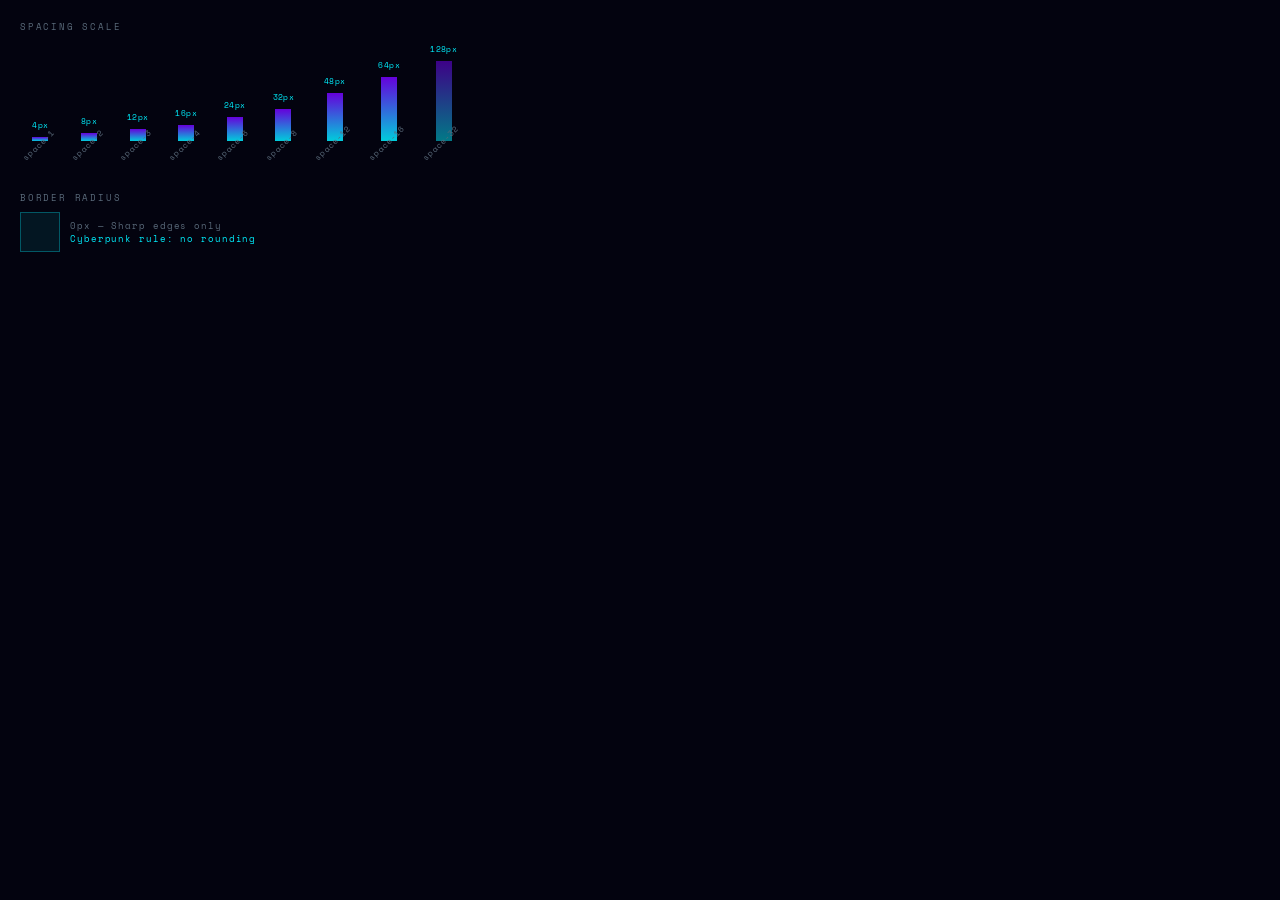
<file: preview/spacing-tokens.html>
<!DOCTYPE html>
<html lang="en">
<head>
<meta charset="UTF-8">
<link href="https://fonts.googleapis.com/css2?family=Space+Mono:wght@400&display=swap" rel="stylesheet">
<style>
  * { margin:0; padding:0; box-sizing:border-box; }
  body { background:#03030f; font-family:'Space Mono',monospace; padding:20px; }
  .grid { display:flex; gap:8px; align-items:flex-end; }
  .bar-wrap { display:flex; flex-direction:column; align-items:center; gap:6px; }
  .bar { background:linear-gradient(to top, #00f0ff, #7700ff); width:16px; opacity:0.85; }
  .lbl { font-size:8px; color:#5a6a7a; letter-spacing:0.1em; white-space:nowrap; transform:rotate(-45deg); transform-origin:top left; margin-top:8px; }
  .val { font-size:8px; color:#00f0ff; letter-spacing:0.05em; }
  .radius-row { display:flex; gap:14px; margin-top:18px; align-items:center; }
  .r-box { width:40px; height:40px; background:rgba(0,240,255,0.08); border:1px solid rgba(0,240,255,0.3); }
  .r-label { font-size:9px; color:#5a6a7a; letter-spacing:0.1em; }
  .section-note { font-size:9px; color:#5a6a7a; letter-spacing:0.2em; text-transform:uppercase; margin-bottom:10px; }
</style>
</head>
<body>
  <div class="section-note">Spacing Scale</div>
  <div class="grid">
    <div class="bar-wrap"><div class="val">4px</div><div class="bar" style="height:4px"></div><div class="lbl">space-1</div></div>
    <div class="bar-wrap"><div class="val">8px</div><div class="bar" style="height:8px"></div><div class="lbl">space-2</div></div>
    <div class="bar-wrap"><div class="val">12px</div><div class="bar" style="height:12px"></div><div class="lbl">space-3</div></div>
    <div class="bar-wrap"><div class="val">16px</div><div class="bar" style="height:16px"></div><div class="lbl">space-4</div></div>
    <div class="bar-wrap"><div class="val">24px</div><div class="bar" style="height:24px"></div><div class="lbl">space-6</div></div>
    <div class="bar-wrap"><div class="val">32px</div><div class="bar" style="height:32px"></div><div class="lbl">space-8</div></div>
    <div class="bar-wrap"><div class="val">48px</div><div class="bar" style="height:48px"></div><div class="lbl">space-12</div></div>
    <div class="bar-wrap"><div class="val">64px</div><div class="bar" style="height:64px"></div><div class="lbl">space-16</div></div>
    <div class="bar-wrap"><div class="val">128px</div><div class="bar" style="height:80px;opacity:0.5"></div><div class="lbl">space-32</div></div>
  </div>
  <div class="radius-row" style="margin-top:24px;">
    <div>
      <div class="section-note" style="margin-bottom:8px;">Border Radius</div>
      <div style="display:flex;gap:10px;align-items:center;">
        <div class="r-box" style="border-radius:0px"></div>
        <div class="r-label">0px — Sharp edges only<br><span style="color:#00f0ff">Cyberpunk rule: no rounding</span></div>
      </div>
    </div>
  </div>
</body>
</html>
</file>
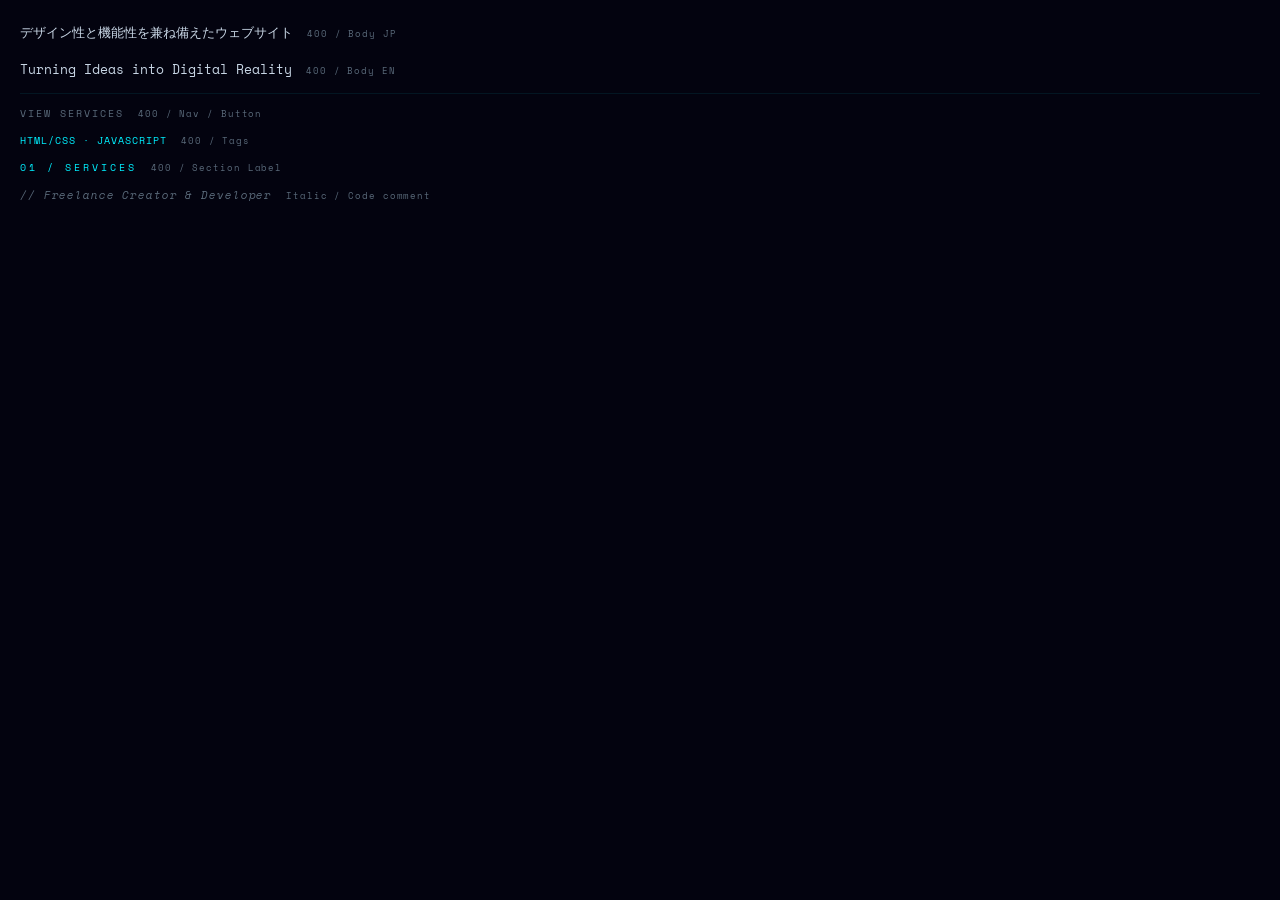
<file: preview/type-body.html>
<!DOCTYPE html>
<html lang="en">
<head>
<meta charset="UTF-8">
<link href="https://fonts.googleapis.com/css2?family=Space+Mono:ital,wght@0,400;0,700;1,400&display=swap" rel="stylesheet">
<style>
  * { margin:0; padding:0; box-sizing:border-box; }
  body { background:#03030f; padding:20px; display:flex; flex-direction:column; gap:12px; }
  .row { display:flex; align-items:baseline; gap:14px; }
  .specimen { font-family:'Space Mono',monospace; }
  .meta { font-family:'Space Mono',monospace; font-size:9px; color:#5a6a7a; letter-spacing:0.1em; white-space:nowrap; }
  .divider { height:1px; background:rgba(0,240,255,0.08); }
</style>
</head>
<body>
  <div class="row">
    <span class="specimen" style="font-size:13px;color:#c8d6e5;line-height:1.9;">デザイン性と機能性を兼ね備えたウェブサイト</span>
    <span class="meta">400 / Body JP</span>
  </div>
  <div class="row">
    <span class="specimen" style="font-size:13px;color:#c8d6e5;line-height:1.9;">Turning Ideas into Digital Reality</span>
    <span class="meta">400 / Body EN</span>
  </div>
  <div class="divider"></div>
  <div class="row">
    <span class="specimen" style="font-size:10px;letter-spacing:0.2em;color:#5a6a7a;text-transform:uppercase;">VIEW SERVICES</span>
    <span class="meta">400 / Nav / Button</span>
  </div>
  <div class="row">
    <span class="specimen" style="font-size:10px;letter-spacing:0.1em;color:#00f0ff;text-transform:uppercase;">HTML/CSS · JavaScript</span>
    <span class="meta">400 / Tags</span>
  </div>
  <div class="row">
    <span class="specimen" style="font-size:10px;letter-spacing:0.3em;color:#00f0ff;text-transform:uppercase;">01 / SERVICES</span>
    <span class="meta">400 / Section Label</span>
  </div>
  <div class="row">
    <span class="specimen" style="font-size:11px;color:#5a6a7a;letter-spacing:0.08em;font-style:italic;">// Freelance Creator &amp; Developer</span>
    <span class="meta">Italic / Code comment</span>
  </div>
</body>
</html>
</file>
